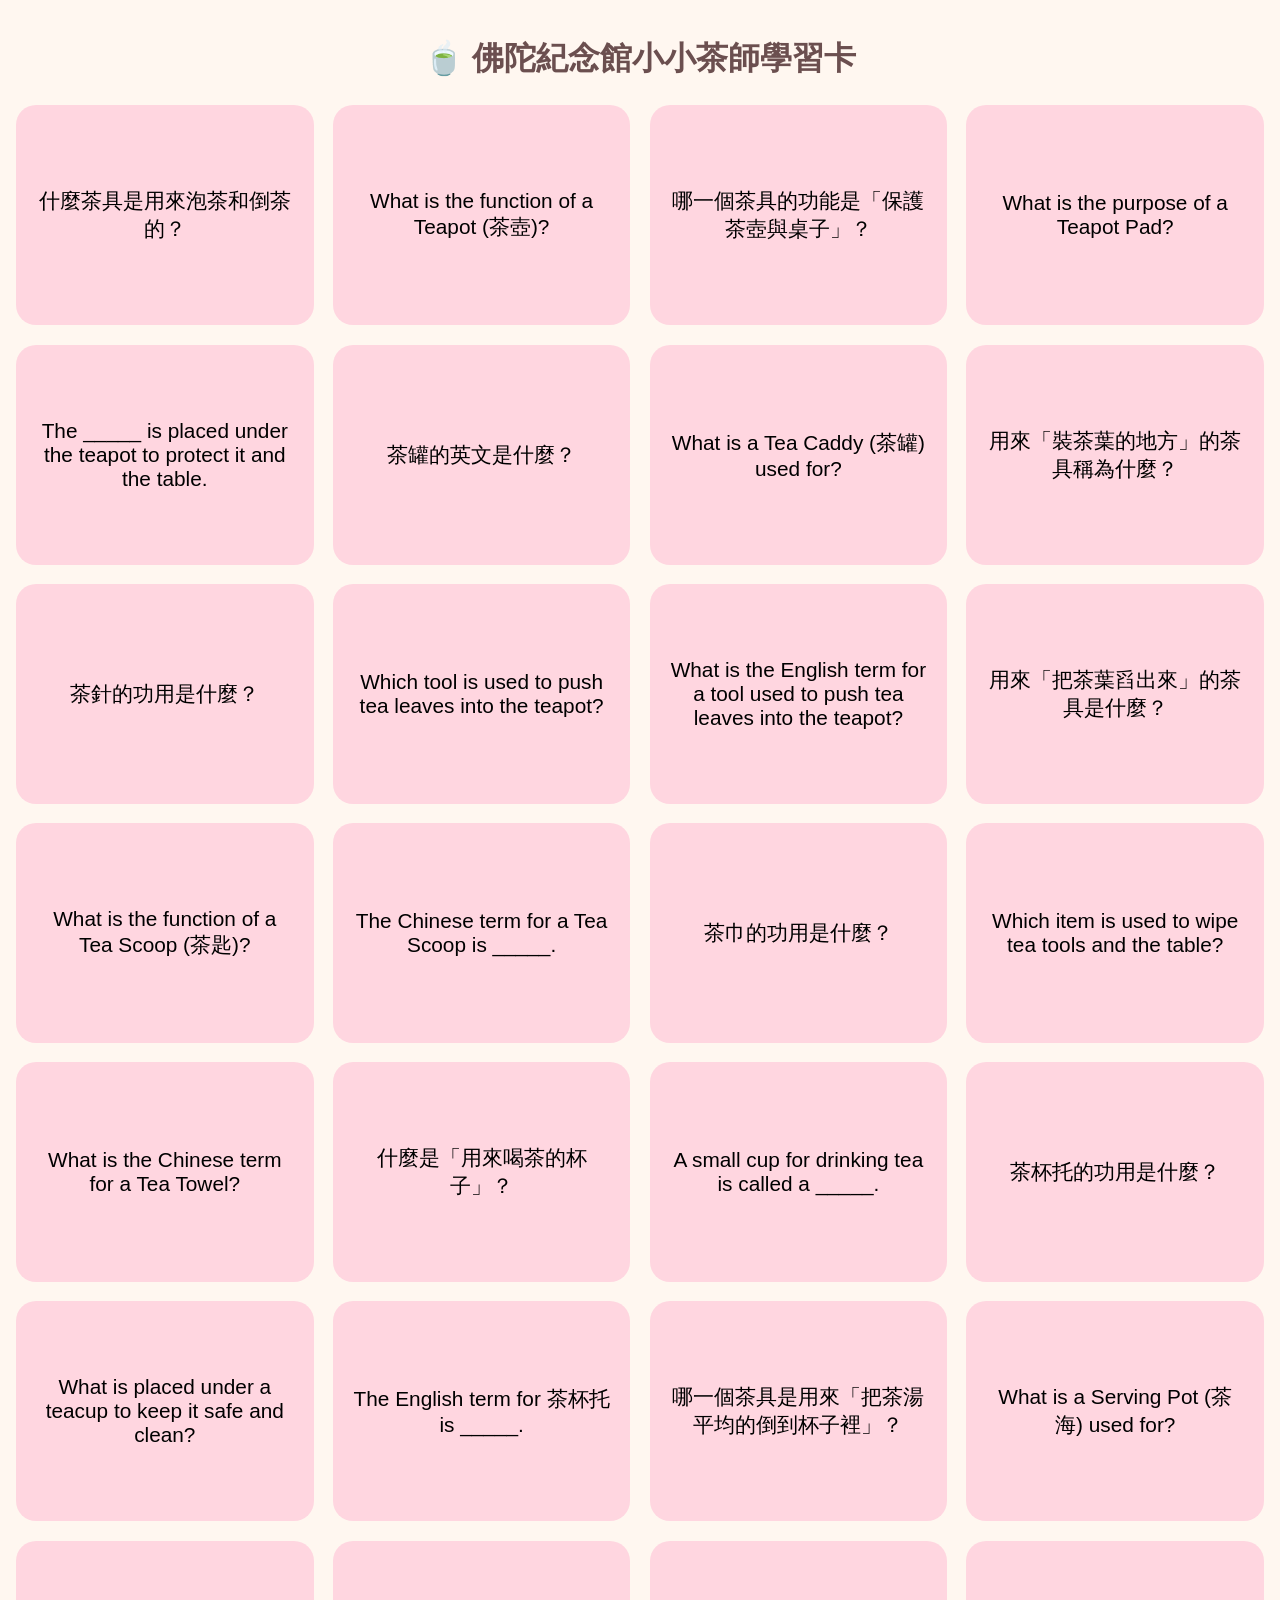
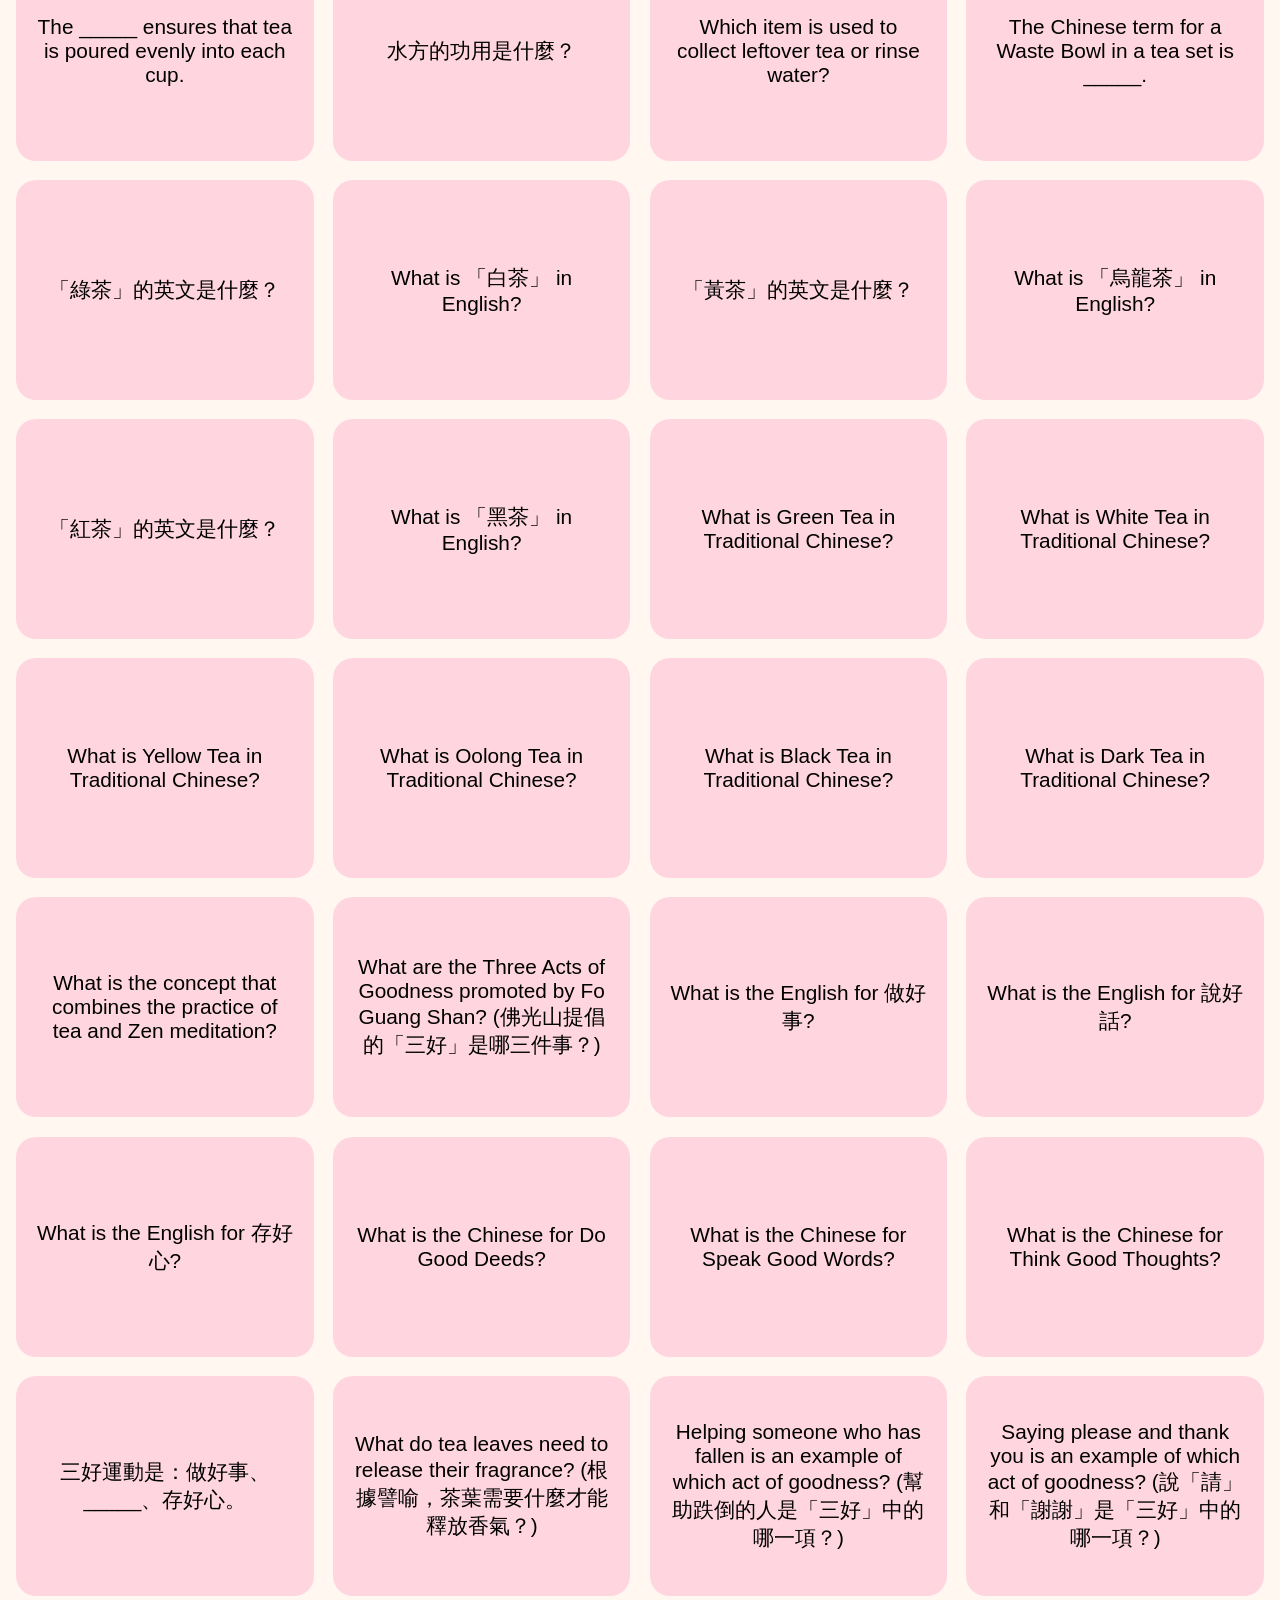
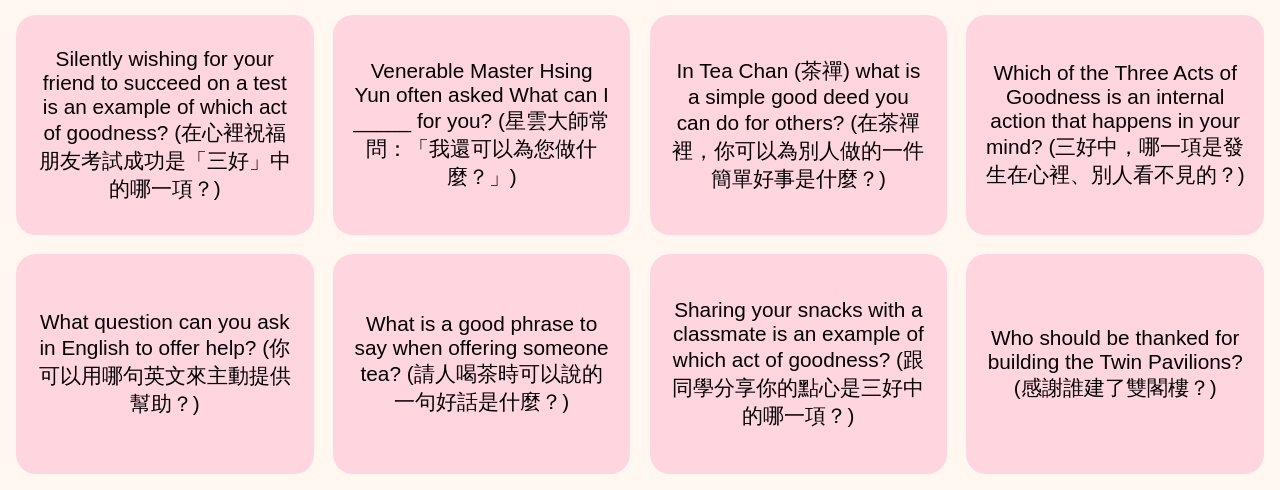
<file: index.html>
<!DOCTYPE html>
<html lang="zh-Hant">
<head>
  <meta charset="UTF-8" />
  <meta name="viewport" content="width=device-width, initial-scale=1.0"/>
  <title>佛陀紀念館小小茶師學習卡</title>
  <link rel="stylesheet" href="style.css">
</head>
<body>

<h1>🍵 佛陀紀念館小小茶師學習卡</h1>

<div id="card-container"></div>

<script src="script.js"></script>
</body>
</html>
</file>
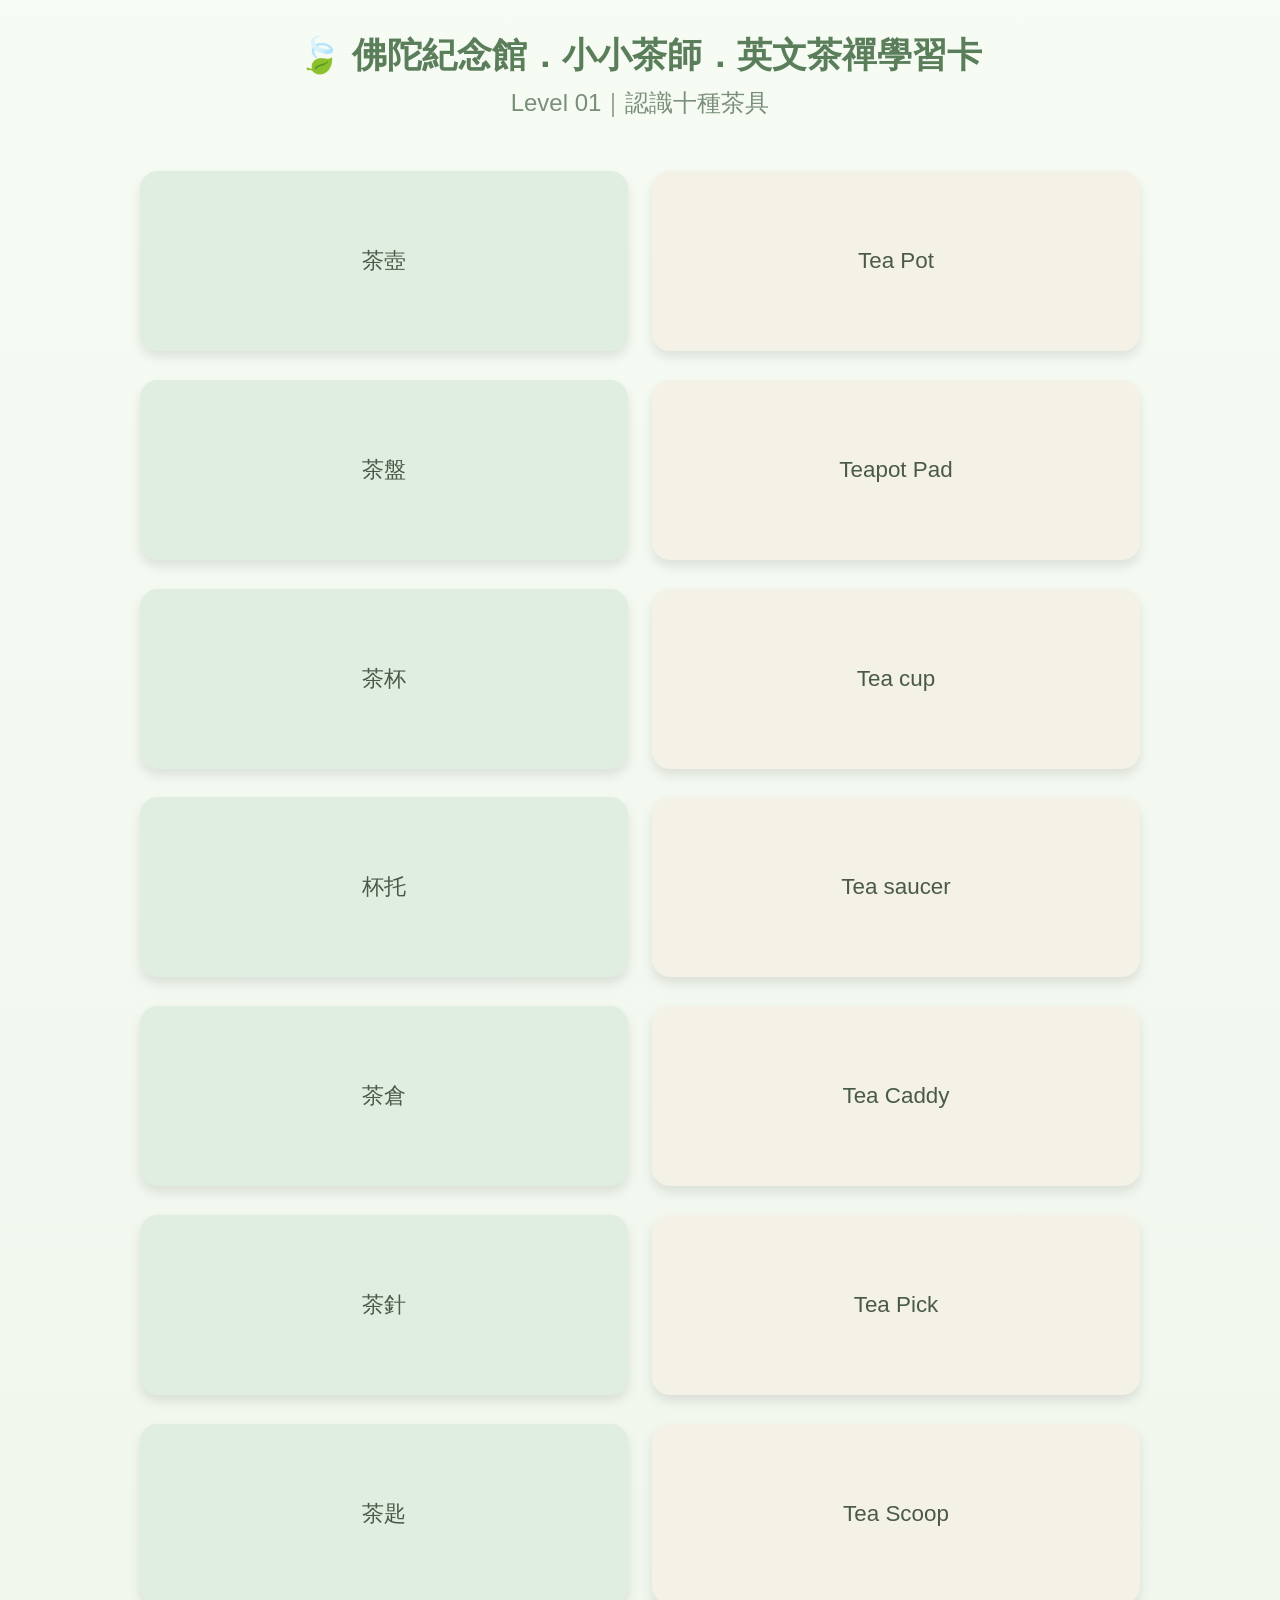
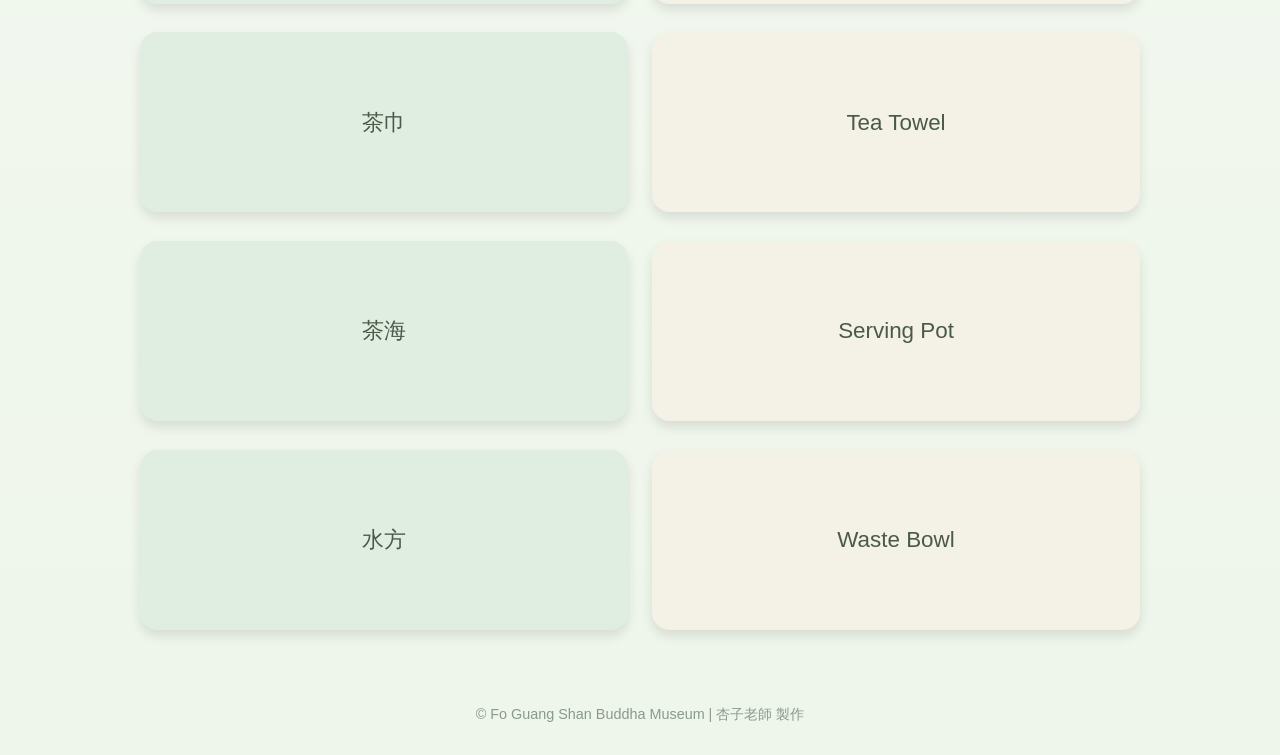
<file: level-01/level1.html>
<!DOCTYPE html>
<html lang="zh-Hant">
<head>
  <meta charset="UTF-8">
  <meta name="viewport" content="width=device-width, initial-scale=1.0">
  <title>Level 01｜佛陀紀念館．小小茶師．英文茶禪學習卡</title>
  <link rel="stylesheet" href="style.css">
</head>
<body>
  <header>
    <h1>🍃 佛陀紀念館．小小茶師．英文茶禪學習卡</h1>
    <h2>Level 01｜認識十種茶具</h2>
  </header>

  <main id="card-container"></main>

  <footer>
    <p>© Fo Guang Shan Buddha Museum | 杏子老師 製作</p>
  </footer>

  <script src="script.js"></script>
</body>
</html>
</file>
<file: style.css>
body {
  font-family: "Noto Sans TC", sans-serif;
  background: #fff7f0;
  text-align: center;
  margin: 0;
  padding: 1rem;
}

h1 {
  color: #6b4f4f;
  font-size: 2rem;
  margin-bottom: 1.5rem;
}

#card-container {
  display: grid;
  grid-template-columns: repeat(auto-fit, minmax(260px, 1fr));
  gap: 1.2rem;
}

.card {
  perspective: 1000px;
}

.card-inner {
  position: relative;
  width: 100%;
  height: 220px;
  transition: transform 0.6s;
  transform-style: preserve-3d;
  cursor: pointer;
}

.card.flipped .card-inner {
  transform: rotateY(180deg);
}

.card-face {
  position: absolute;
  inset: 0;
  border-radius: 20px;
  padding: 1.2rem;
  font-size: 1.3rem;
  display: flex;
  align-items: center;
  justify-content: center;
  backface-visibility: hidden;
}

.front {
  background: #ffd6e0; /* 馬卡龍粉 */
}

.back {
  background: #caffbf; /* 馬卡龍綠 */
  transform: rotateY(180deg);
}
</file>
<file: level-01/style.css>
body {
  font-family: "Noto Sans TC", sans-serif;
  margin: 0;
  background: linear-gradient(180deg, #f6fbf4, #eef5ea);
  color: #4a5a4a;
}

header {
  text-align: center;
  padding: 2rem 1rem 1rem;
}

h1 {
  margin: 0;
  font-size: 2.2rem;
  color: #5a7d5a;
}

h2 {
  margin-top: 0.5rem;
  font-weight: normal;
  color: #7a8f7a;
}

/* 卡片容器 */
#card-container {
  max-width: 1000px;
  margin: auto;
  padding: 1rem;
}

/* 每一列（中英文對稱） */
.card-row {
  display: grid;
  grid-template-columns: 1fr 1fr;
  gap: 1.5rem;
  margin-bottom: 1.8rem;
}

/* 卡片翻面效果 */
.card {
  perspective: 1000px;
}

.card-inner {
  position: relative;
  width: 100%;
  height: 180px;
  transition: transform 0.6s;
  transform-style: preserve-3d;
  cursor: pointer;
}

.card.flipped .card-inner {
  transform: rotateY(180deg);
}

.card-face {
  position: absolute;
  inset: 0;
  border-radius: 18px;
  padding: 1.2rem;
  display: flex;
  align-items: center;
  justify-content: center;
  text-align: center;
  backface-visibility: hidden;
  box-shadow: 0 6px 12px rgba(0, 0, 0, 0.1);
  font-size: 1.4rem;
  line-height: 1.5;
}

/* 中文卡片 */
.front-zh {
  background: #dfeee0;
}

.back-zh {
  background: #cfe3d0;
  transform: rotateY(180deg);
}

/* 英文卡片 */
.front-en {
  background: #f4f1e6;
}

.back-en {
  background: #e8e2cf;
  transform: rotateY(180deg);
}

footer {
  text-align: center;
  padding: 1rem;
  color: #8a9a8a;
  font-size: 0.9rem;
}

/* 響應式設計 */
@media (max-width: 768px) {
  .card-row {
    grid-template-columns: 1fr;
  }
}
</file>
